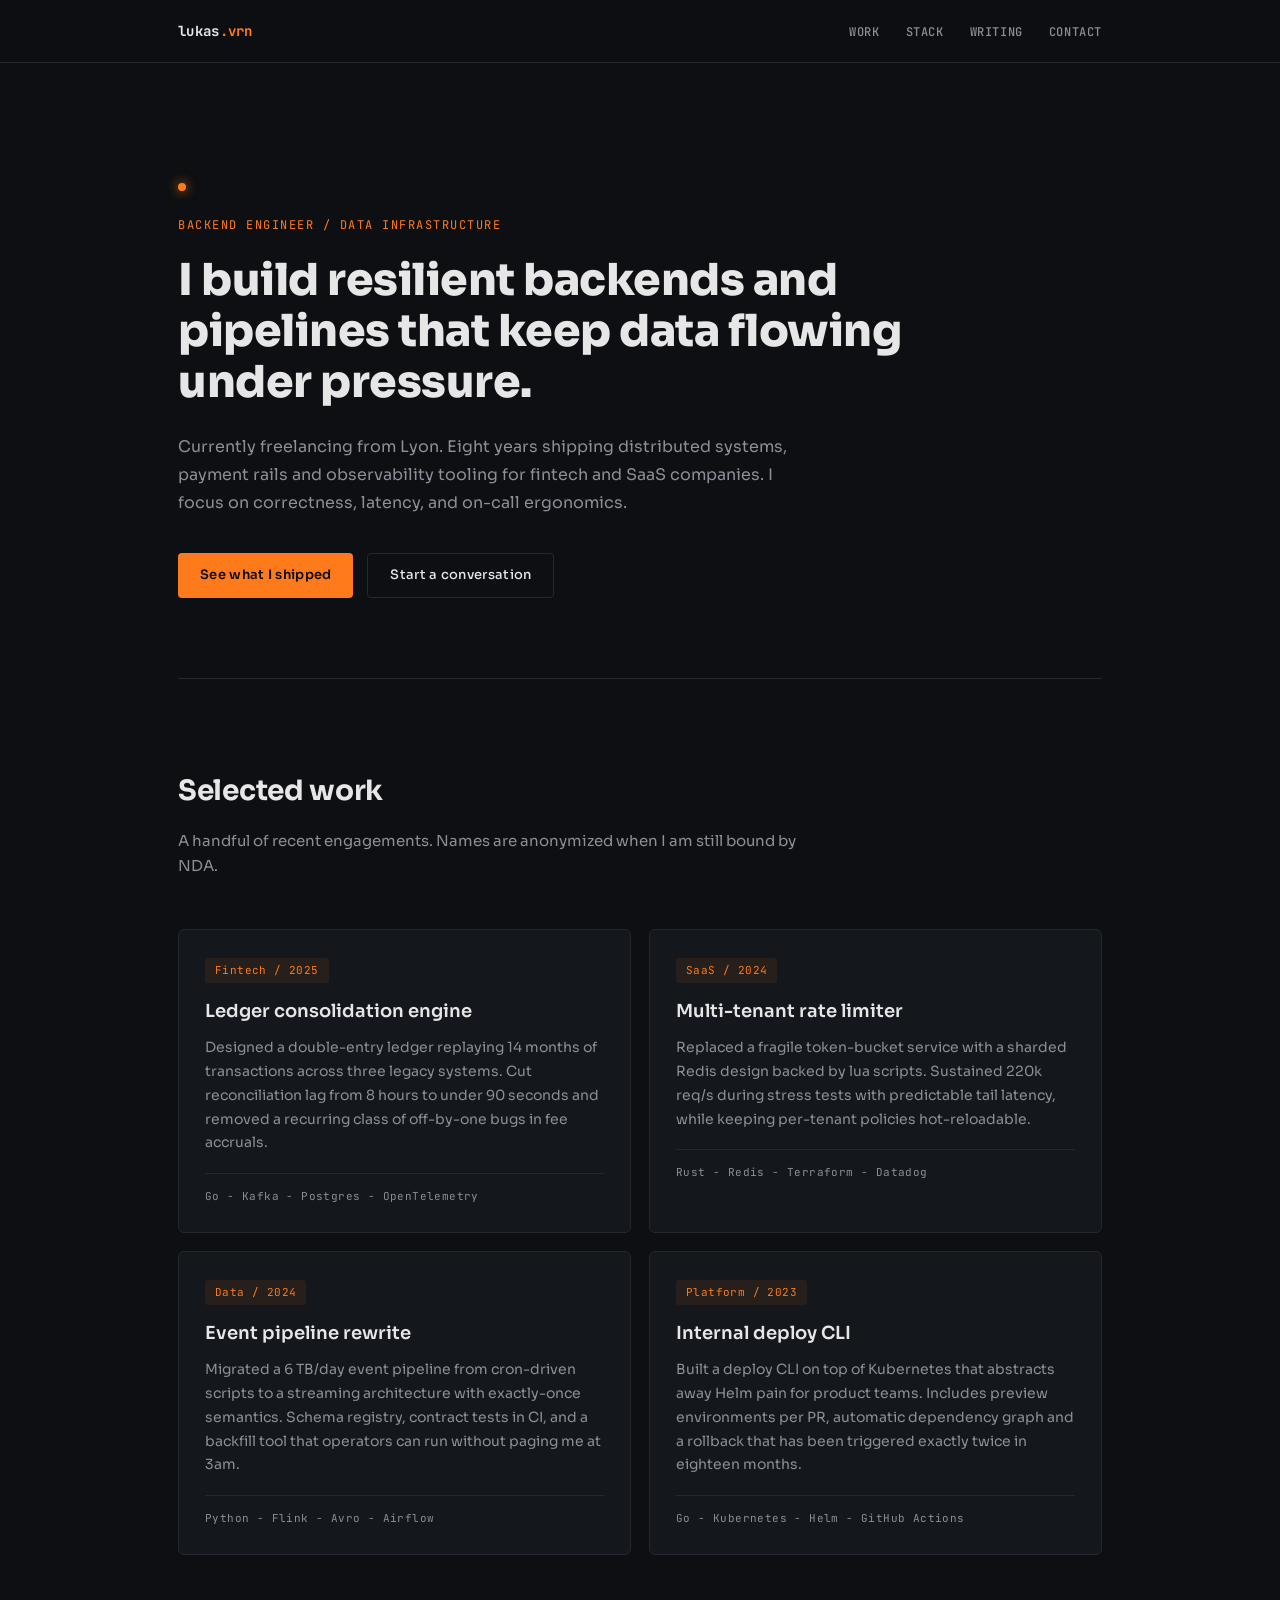
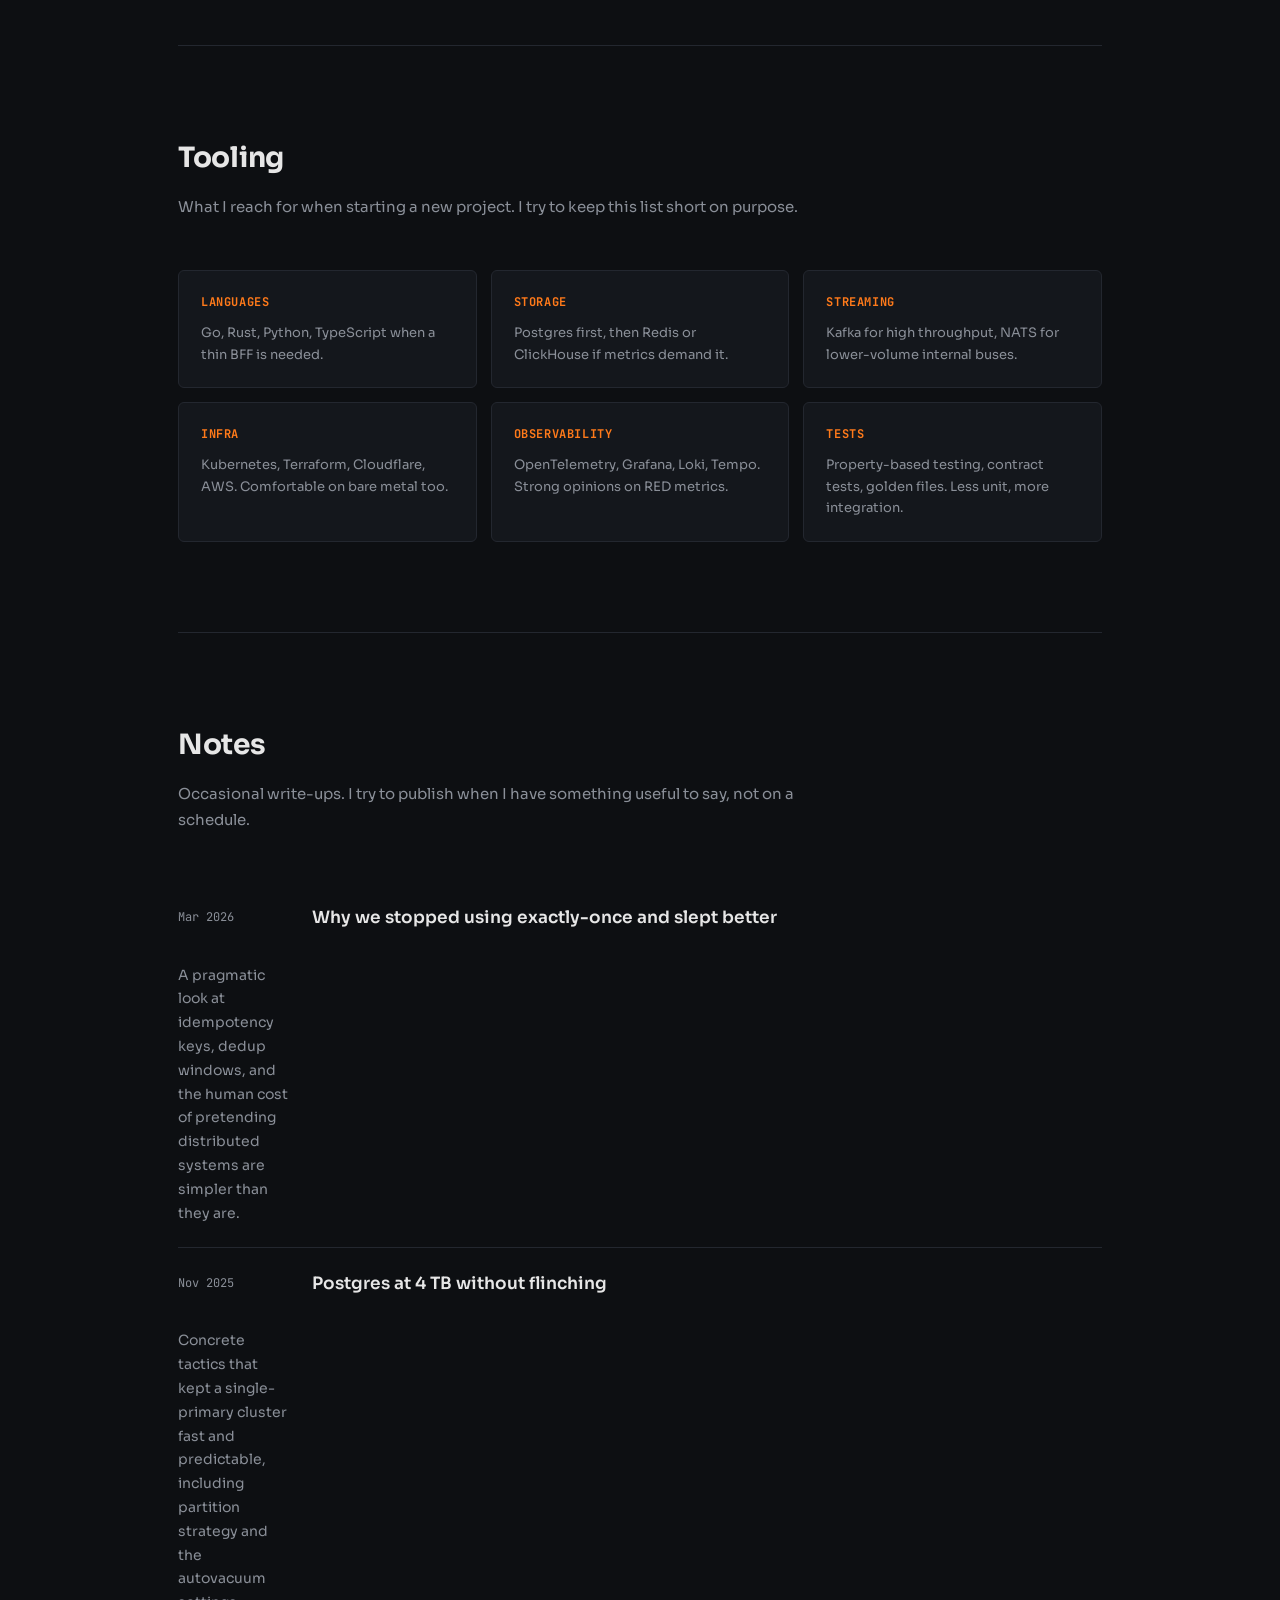
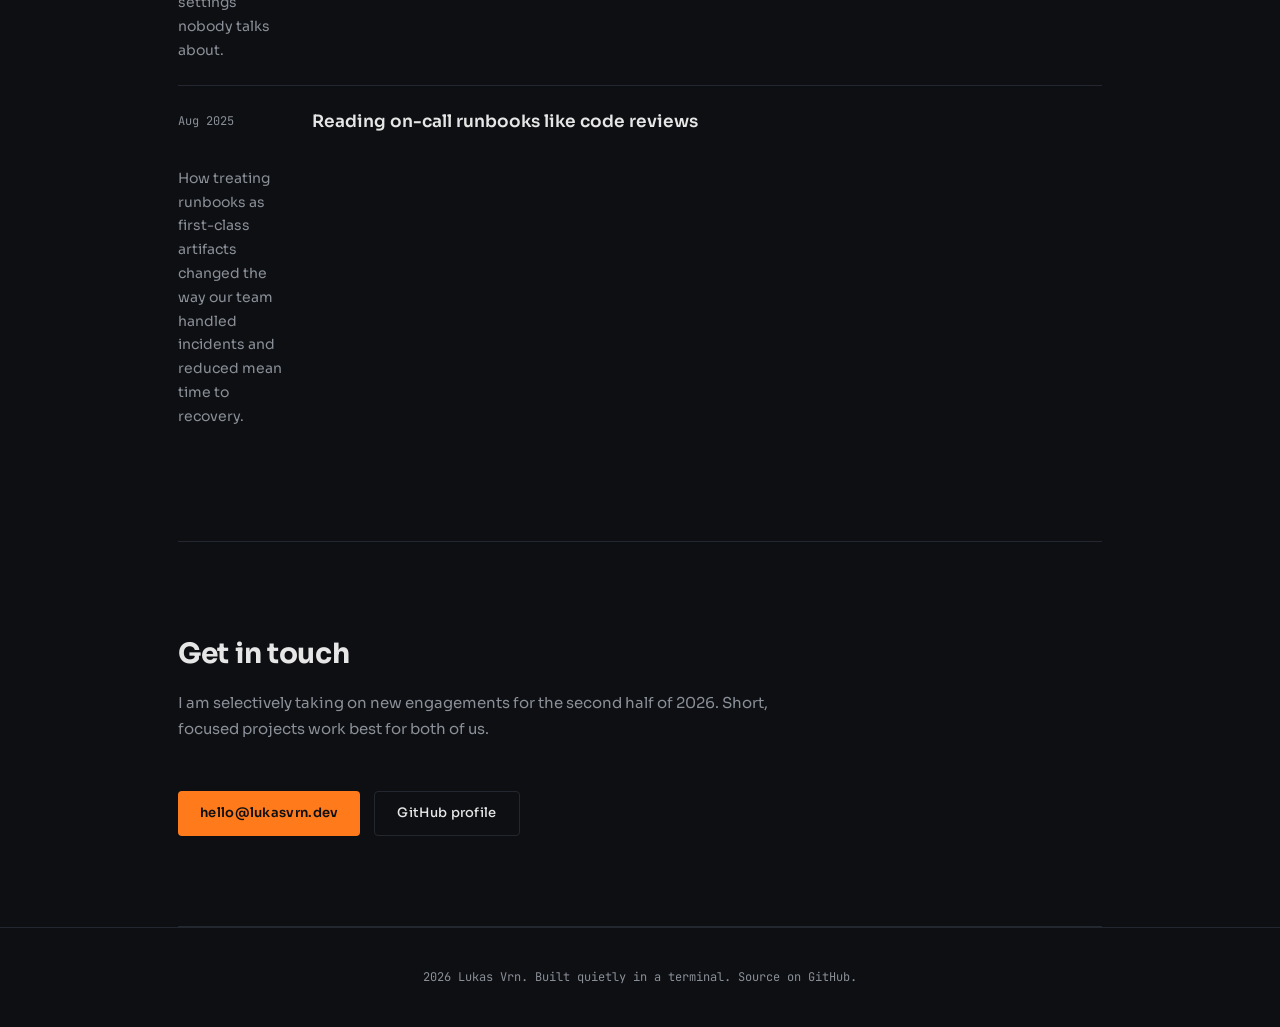
<file: portfolio/index.html>
<!DOCTYPE html>
<html lang="en">
<head>
    <meta charset="utf-8">
    <meta name="viewport" content="width=device-width, initial-scale=1.0">
    <title>Lukas Vrn - Backend Engineer</title>
    <link rel="stylesheet" href="style.css">
    <link rel="preconnect" href="https://fonts.googleapis.com">
    <link href="https://fonts.googleapis.com/css2?family=JetBrains+Mono:wght@400;500;700&family=Sora:wght@400;600;800&display=swap" rel="stylesheet">
</head>
<body>

    <header>
        <nav>
            <a href="#" class="brand">lukas<span>.vrn</span></a>
            <ul>
                <li><a href="#work">Work</a></li>
                <li><a href="#stack">Stack</a></li>
                <li><a href="#writing">Writing</a></li>
                <li><a href="#contact">Contact</a></li>
            </ul>
        </nav>
    </header>

    <main>
        <section class="hero">
            <span class="dot"></span>
            <p class="kicker">Backend Engineer / Data infrastructure</p>
            <h1>I build resilient backends and pipelines that keep data flowing under pressure.</h1>
            <p class="lead">Currently freelancing from Lyon. Eight years shipping distributed systems, payment rails and observability tooling for fintech and SaaS companies. I focus on correctness, latency, and on-call ergonomics.</p>
            <div class="cta">
                <a href="#work" class="primary">See what I shipped</a>
                <a href="#contact" class="ghost">Start a conversation</a>
            </div>
        </section>

        <section id="work" class="section">
            <div class="section-head">
                <h2>Selected work</h2>
                <p>A handful of recent engagements. Names are anonymized when I am still bound by NDA.</p>
            </div>
            <div class="cards">
                <article class="card">
                    <span class="tag">Fintech / 2025</span>
                    <h3>Ledger consolidation engine</h3>
                    <p>Designed a double-entry ledger replaying 14 months of transactions across three legacy systems. Cut reconciliation lag from 8 hours to under 90 seconds and removed a recurring class of off-by-one bugs in fee accruals.</p>
                    <div class="meta">Go - Kafka - Postgres - OpenTelemetry</div>
                </article>
                <article class="card">
                    <span class="tag">SaaS / 2024</span>
                    <h3>Multi-tenant rate limiter</h3>
                    <p>Replaced a fragile token-bucket service with a sharded Redis design backed by lua scripts. Sustained 220k req/s during stress tests with predictable tail latency, while keeping per-tenant policies hot-reloadable.</p>
                    <div class="meta">Rust - Redis - Terraform - Datadog</div>
                </article>
                <article class="card">
                    <span class="tag">Data / 2024</span>
                    <h3>Event pipeline rewrite</h3>
                    <p>Migrated a 6 TB/day event pipeline from cron-driven scripts to a streaming architecture with exactly-once semantics. Schema registry, contract tests in CI, and a backfill tool that operators can run without paging me at 3am.</p>
                    <div class="meta">Python - Flink - Avro - Airflow</div>
                </article>
                <article class="card">
                    <span class="tag">Platform / 2023</span>
                    <h3>Internal deploy CLI</h3>
                    <p>Built a deploy CLI on top of Kubernetes that abstracts away Helm pain for product teams. Includes preview environments per PR, automatic dependency graph and a rollback that has been triggered exactly twice in eighteen months.</p>
                    <div class="meta">Go - Kubernetes - Helm - GitHub Actions</div>
                </article>
            </div>
        </section>

        <section id="stack" class="section">
            <div class="section-head">
                <h2>Tooling</h2>
                <p>What I reach for when starting a new project. I try to keep this list short on purpose.</p>
            </div>
            <div class="grid-stack">
                <div class="cell">
                    <h4>Languages</h4>
                    <p>Go, Rust, Python, TypeScript when a thin BFF is needed.</p>
                </div>
                <div class="cell">
                    <h4>Storage</h4>
                    <p>Postgres first, then Redis or ClickHouse if metrics demand it.</p>
                </div>
                <div class="cell">
                    <h4>Streaming</h4>
                    <p>Kafka for high throughput, NATS for lower-volume internal buses.</p>
                </div>
                <div class="cell">
                    <h4>Infra</h4>
                    <p>Kubernetes, Terraform, Cloudflare, AWS. Comfortable on bare metal too.</p>
                </div>
                <div class="cell">
                    <h4>Observability</h4>
                    <p>OpenTelemetry, Grafana, Loki, Tempo. Strong opinions on RED metrics.</p>
                </div>
                <div class="cell">
                    <h4>Tests</h4>
                    <p>Property-based testing, contract tests, golden files. Less unit, more integration.</p>
                </div>
            </div>
        </section>

        <section id="writing" class="section">
            <div class="section-head">
                <h2>Notes</h2>
                <p>Occasional write-ups. I try to publish when I have something useful to say, not on a schedule.</p>
            </div>
            <ul class="notes">
                <li>
                    <span class="date">Mar 2026</span>
                    <h4>Why we stopped using exactly-once and slept better</h4>
                    <p>A pragmatic look at idempotency keys, dedup windows, and the human cost of pretending distributed systems are simpler than they are.</p>
                </li>
                <li>
                    <span class="date">Nov 2025</span>
                    <h4>Postgres at 4 TB without flinching</h4>
                    <p>Concrete tactics that kept a single-primary cluster fast and predictable, including partition strategy and the autovacuum settings nobody talks about.</p>
                </li>
                <li>
                    <span class="date">Aug 2025</span>
                    <h4>Reading on-call runbooks like code reviews</h4>
                    <p>How treating runbooks as first-class artifacts changed the way our team handled incidents and reduced mean time to recovery.</p>
                </li>
            </ul>
        </section>

        <section id="contact" class="section">
            <div class="section-head">
                <h2>Get in touch</h2>
                <p>I am selectively taking on new engagements for the second half of 2026. Short, focused projects work best for both of us.</p>
            </div>
            <div class="contact-row">
                <a href="mailto:hello@lukasvrn.dev" class="primary">hello@lukasvrn.dev</a>
                <a href="https://github.com/vie82bdlz0" class="ghost">GitHub profile</a>
            </div>
        </section>
    </main>

    <footer>
        <p>2026 Lukas Vrn. Built quietly in a terminal. Source on GitHub.</p>
    </footer>

</body>
</html>
</file>
<file: portfolio/style.css>
:root {
    --bg: #0d0f12;
    --surface: #14171c;
    --surface-2: #1b1f26;
    --line: #23272f;
    --text: #e6e6e6;
    --muted: #8a8f98;
    --accent: #ff7a1a;
    --accent-2: #ffb37a;
}

* { margin: 0; padding: 0; box-sizing: border-box; }
html { scroll-behavior: smooth; }

body {
    font-family: 'Sora', -apple-system, BlinkMacSystemFont, sans-serif;
    background: var(--bg);
    color: var(--text);
    line-height: 1.6;
    -webkit-font-smoothing: antialiased;
}

code, .mono, .meta, .date, .kicker, .brand, nav ul a, .tag, .cell h4 {
    font-family: 'JetBrains Mono', ui-monospace, SFMono-Regular, Menlo, monospace;
}

header {
    position: sticky;
    top: 0;
    background: rgba(13, 15, 18, 0.85);
    backdrop-filter: blur(8px);
    border-bottom: 1px solid var(--line);
    z-index: 50;
}

nav {
    max-width: 980px;
    margin: 0 auto;
    padding: 18px 28px;
    display: flex;
    justify-content: space-between;
    align-items: center;
}

.brand {
    font-size: 14px;
    font-weight: 700;
    color: var(--text);
    text-decoration: none;
    letter-spacing: 0.3px;
}

.brand span { color: var(--accent); }

nav ul {
    list-style: none;
    display: flex;
    gap: 26px;
}

nav ul a {
    color: var(--muted);
    text-decoration: none;
    font-size: 12px;
    font-weight: 500;
    text-transform: uppercase;
    letter-spacing: 0.6px;
    transition: color 0.15s;
}

nav ul a:hover { color: var(--accent); }

main {
    max-width: 980px;
    margin: 0 auto;
    padding: 0 28px;
}

.hero {
    padding: 120px 0 80px;
    border-bottom: 1px solid var(--line);
    position: relative;
}

.dot {
    display: inline-block;
    width: 8px;
    height: 8px;
    border-radius: 50%;
    background: var(--accent);
    box-shadow: 0 0 12px var(--accent);
    margin-bottom: 18px;
}

.kicker {
    font-size: 12px;
    color: var(--accent);
    text-transform: uppercase;
    letter-spacing: 1.5px;
    margin-bottom: 20px;
}

.hero h1 {
    font-size: 44px;
    font-weight: 800;
    line-height: 1.15;
    letter-spacing: -0.5px;
    margin-bottom: 26px;
    max-width: 780px;
}

.lead {
    font-size: 16px;
    color: var(--muted);
    max-width: 620px;
    line-height: 1.75;
    margin-bottom: 36px;
}

.cta { display: flex; gap: 14px; flex-wrap: wrap; }

.primary {
    display: inline-block;
    background: var(--accent);
    color: var(--bg);
    padding: 12px 22px;
    border-radius: 4px;
    text-decoration: none;
    font-size: 13px;
    font-weight: 600;
    letter-spacing: 0.3px;
    transition: background 0.15s;
}

.primary:hover { background: var(--accent-2); }

.ghost {
    display: inline-block;
    border: 1px solid var(--line);
    color: var(--text);
    padding: 11px 22px;
    border-radius: 4px;
    text-decoration: none;
    font-size: 13px;
    font-weight: 500;
    letter-spacing: 0.3px;
    transition: border-color 0.15s, color 0.15s;
}

.ghost:hover { border-color: var(--accent); color: var(--accent); }

.section {
    padding: 90px 0;
    border-bottom: 1px solid var(--line);
}

.section-head {
    margin-bottom: 50px;
    max-width: 620px;
}

.section-head h2 {
    font-size: 28px;
    font-weight: 700;
    margin-bottom: 14px;
    letter-spacing: -0.3px;
}

.section-head p {
    font-size: 15px;
    color: var(--muted);
    line-height: 1.7;
}

.cards {
    display: grid;
    grid-template-columns: 1fr 1fr;
    gap: 18px;
}

.card {
    background: var(--surface);
    border: 1px solid var(--line);
    border-radius: 6px;
    padding: 26px;
    transition: border-color 0.15s, transform 0.15s;
}

.card:hover {
    border-color: var(--accent);
    transform: translateY(-2px);
}

.tag {
    display: inline-block;
    font-size: 11px;
    color: var(--accent);
    background: rgba(255, 122, 26, 0.08);
    padding: 4px 10px;
    border-radius: 3px;
    margin-bottom: 14px;
    letter-spacing: 0.4px;
}

.card h3 {
    font-size: 18px;
    font-weight: 600;
    margin-bottom: 10px;
}

.card p {
    font-size: 14px;
    color: var(--muted);
    line-height: 1.7;
    margin-bottom: 18px;
}

.meta {
    font-size: 11px;
    color: var(--muted);
    padding-top: 14px;
    border-top: 1px solid var(--line);
    letter-spacing: 0.4px;
}

.grid-stack {
    display: grid;
    grid-template-columns: repeat(3, 1fr);
    gap: 14px;
}

.cell {
    background: var(--surface);
    border: 1px solid var(--line);
    border-radius: 6px;
    padding: 22px;
}

.cell h4 {
    font-size: 12px;
    font-weight: 700;
    color: var(--accent);
    text-transform: uppercase;
    letter-spacing: 0.6px;
    margin-bottom: 10px;
}

.cell p {
    font-size: 13px;
    color: var(--muted);
    line-height: 1.65;
}

.notes {
    list-style: none;
    display: flex;
    flex-direction: column;
}

.notes li {
    padding: 22px 0;
    border-bottom: 1px solid var(--line);
    display: grid;
    grid-template-columns: 110px 1fr;
    gap: 24px;
    align-items: start;
}

.notes li:last-child { border-bottom: none; }

.date {
    font-size: 12px;
    color: var(--muted);
    padding-top: 4px;
}

.notes h4 {
    font-size: 17px;
    font-weight: 600;
    margin-bottom: 8px;
}

.notes p {
    font-size: 14px;
    color: var(--muted);
    line-height: 1.7;
}

.contact-row {
    display: flex;
    gap: 14px;
    flex-wrap: wrap;
}

footer {
    text-align: center;
    padding: 40px 28px;
    font-size: 12px;
    color: var(--muted);
    border-top: 1px solid var(--line);
    font-family: 'JetBrains Mono', ui-monospace, monospace;
}

@media (max-width: 768px) {
    .hero h1 { font-size: 30px; }
    nav ul { display: none; }
    .cards { grid-template-columns: 1fr; }
    .grid-stack { grid-template-columns: 1fr; }
    .notes li { grid-template-columns: 1fr; gap: 6px; }
    .cta { flex-direction: column; }
}
</file>
